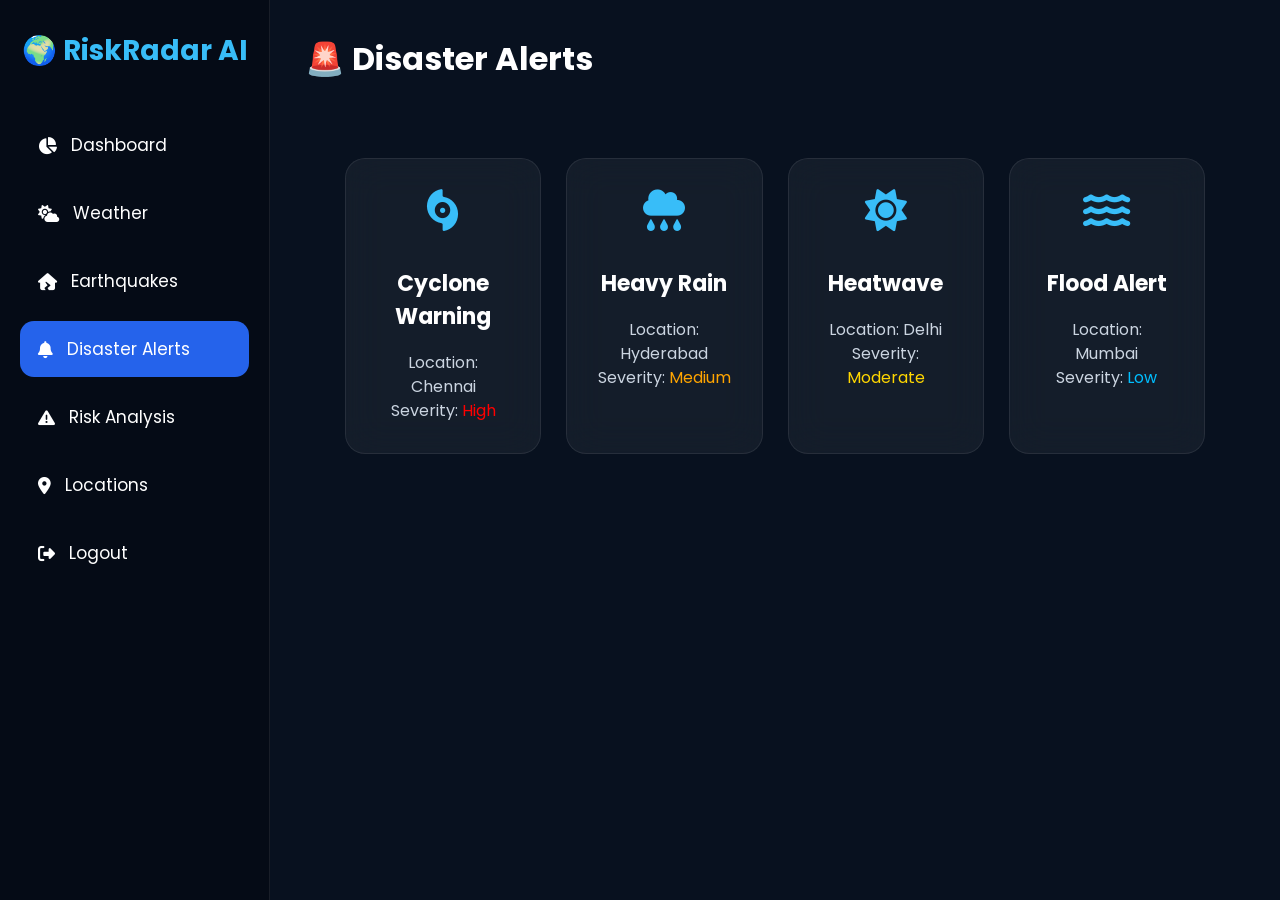
<file: riskradar/src/main/resources/static/alerts.html>
<!DOCTYPE html>
<html lang="en">

<head>

<meta charset="UTF-8">
<meta name="viewport" content="width=device-width, initial-scale=1.0">

<title>Disaster Alerts | RiskRadar AI</title>

<link rel="stylesheet" href="css/dashboard.css">

<link href="https://fonts.googleapis.com/css2?family=Poppins:wght@300;400;500;600;700&display=swap" rel="stylesheet">

<link rel="stylesheet"
href="https://cdnjs.cloudflare.com/ajax/libs/font-awesome/6.7.1/css/all.min.css">

</head>

<body>

<div class="dashboard-layout">

<aside class="sidebar">

<div class="logo">

🌍 RiskRadar AI

</div>

<ul>

<li>
<a href="dashboard.html">
<i class="fa-solid fa-chart-pie"></i>
Dashboard
</a>
</li>

<li>
<a href="weather.html">
<i class="fa-solid fa-cloud-sun"></i>
Weather
</a>
</li>

<li>
<a href="earthquake.html">
<i class="fa-solid fa-house-crack"></i>
Earthquakes
</a>
</li>

<li class="active">
<a href="alerts.html">
<i class="fa-solid fa-bell"></i>
Disaster Alerts
</a>
</li>

<li>
<a href="risk.html">
<i class="fa-solid fa-triangle-exclamation"></i>
Risk Analysis
</a>
</li>

<li>
<a href="locations.html">
<i class="fa-solid fa-location-dot"></i>
Locations
</a>
</li>

<li>
<a href="login.html">
<i class="fa-solid fa-right-from-bracket"></i>
Logout
</a>
</li>

</ul>

</aside>

<main class="main-area">

<h1 style="margin-bottom:35px;">

🚨 Disaster Alerts

</h1>

<div class="container">

<div class="card">

<i class="fa-solid fa-hurricane"></i>

<h3>Cyclone Warning</h3>

<p>

Location: Chennai

</p>

<p>

Severity: <span style="color:red;">High</span>

</p>

</div>

<div class="card">

<i class="fa-solid fa-cloud-rain"></i>

<h3>Heavy Rain</h3>

<p>

Location: Hyderabad

</p>

<p>

Severity: <span style="color:orange;">Medium</span>

</p>

</div>

<div class="card">

<i class="fa-solid fa-sun"></i>

<h3>Heatwave</h3>

<p>

Location: Delhi

</p>

<p>

Severity: <span style="color:gold;">Moderate</span>

</p>

</div>

<div class="card">

<i class="fa-solid fa-water"></i>

<h3>Flood Alert</h3>

<p>

Location: Mumbai

</p>

<p>

Severity: <span style="color:deepskyblue;">Low</span>

</p>

</div>

</div>

</main>

</div>

</body>

</html>
</file>
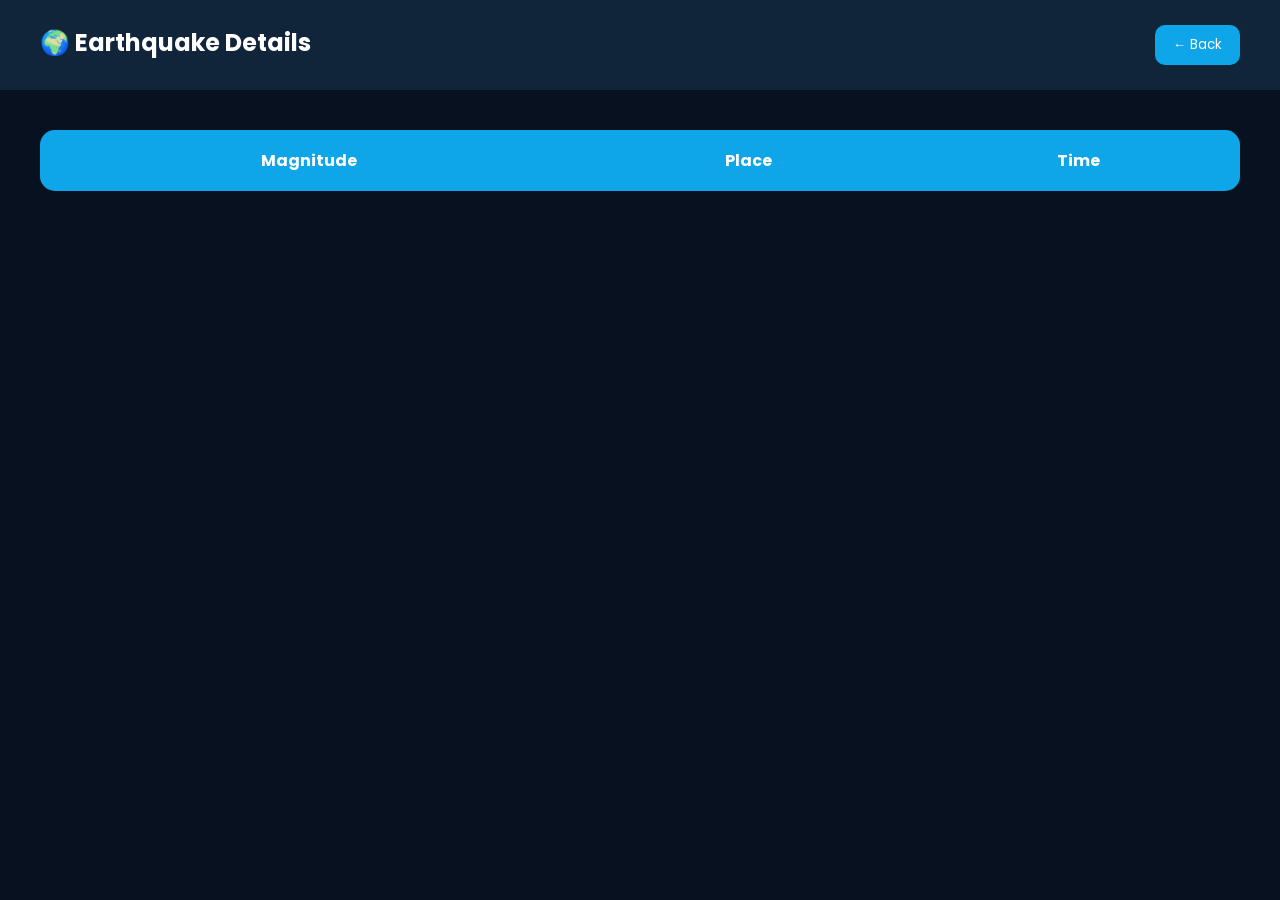
<file: riskradar/src/main/resources/static/earthquake.html>
<!DOCTYPE html>
<html lang="en">

<head>

<meta charset="UTF-8">

<meta name="viewport"
content="width=device-width, initial-scale=1.0">

<title>Earthquake Details</title>

<link rel="stylesheet"
href="css/earthquake.css">

<link href="https://fonts.googleapis.com/css2?family=Poppins:wght@300;400;500;600;700&display=swap"
rel="stylesheet">

</head>

<body>

<nav>

<h2>

🌍 Earthquake Details

</h2>

<button
onclick="window.location.href='dashboard.html'">

← Back

</button>

</nav>

<div class="container">

<table>

<thead>

<tr>

<th>Magnitude</th>

<th>Place</th>

<th>Time</th>

</tr>

</thead>

<tbody id="quakeTable">

</tbody>

</table>

</div>

<script src="js/earthquake.js"></script>

</body>

</html>
</file>
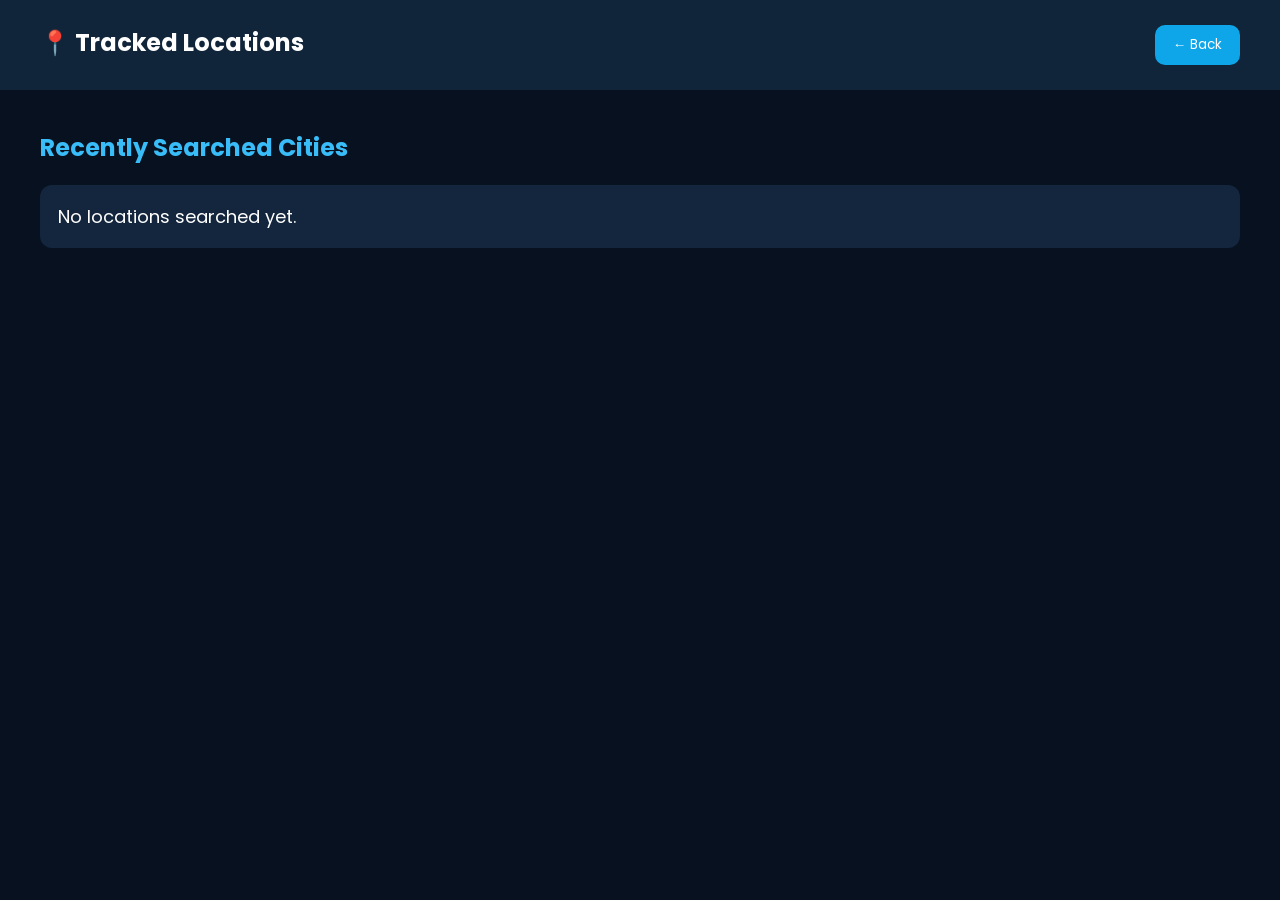
<file: riskradar/src/main/resources/static/locations.html>
<!DOCTYPE html>
<html lang="en">

<head>

<meta charset="UTF-8">

<meta name="viewport"
content="width=device-width, initial-scale=1.0">

<title>Tracked Locations</title>

<link rel="stylesheet"
href="css/locations.css">

<link href="https://fonts.googleapis.com/css2?family=Poppins:wght@300;400;500;600;700&display=swap"
rel="stylesheet">

</head>

<body>

<nav>

<h2>

📍 Tracked Locations

</h2>

<button
onclick="window.location.href='dashboard.html'">

← Back

</button>

</nav>

<div class="container">

<h2>

Recently Searched Cities

</h2>

<ul id="locationList">

</ul>

</div>

<script src="js/locations.js"></script>

</body>

</html>
</file>
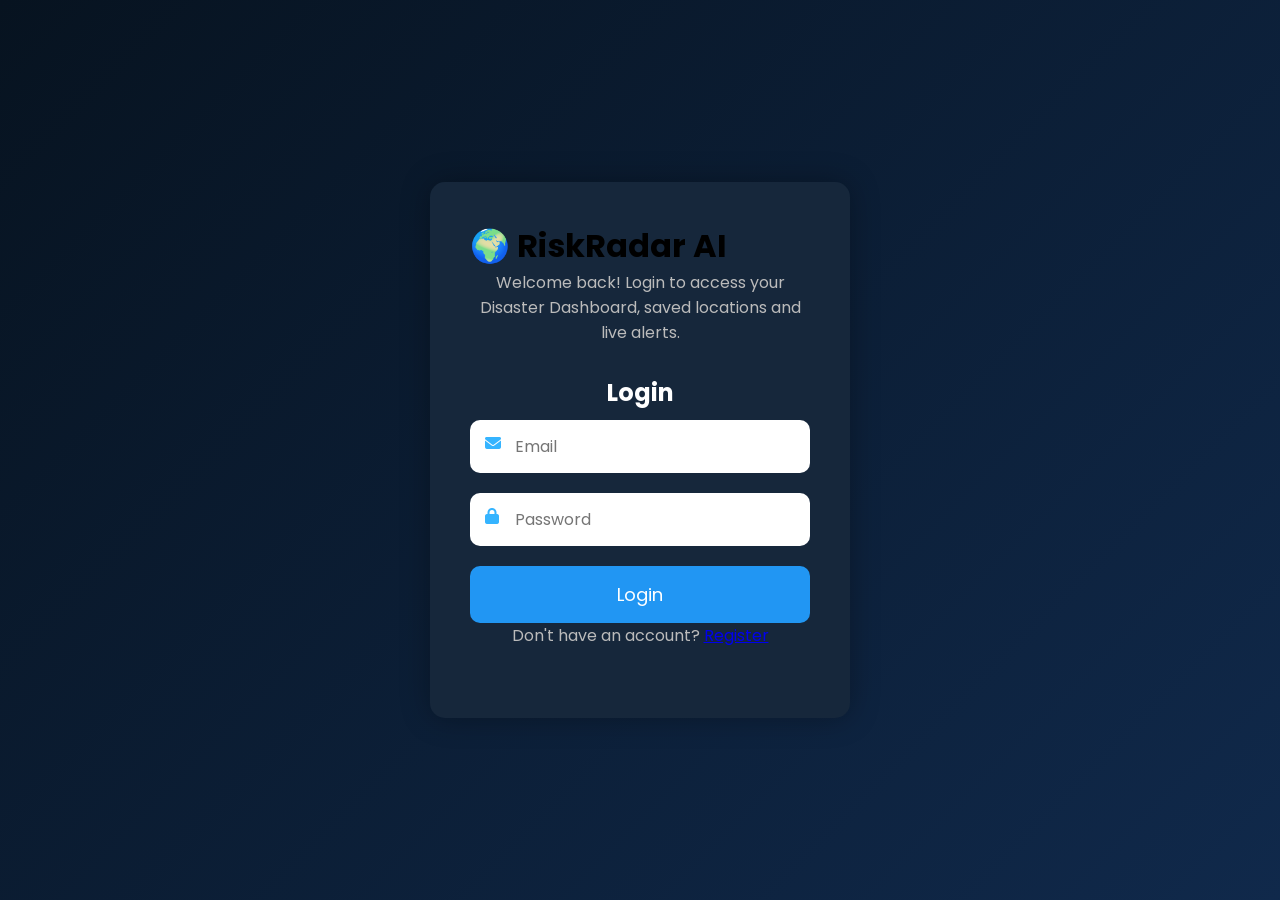
<file: riskradar/src/main/resources/static/login.html>
<!DOCTYPE html>
<html lang="en">

<head>

<meta charset="UTF-8">

<meta name="viewport" content="width=device-width, initial-scale=1.0">

<title>Login | RiskRadar AI</title>

<link rel="stylesheet" href="css/login.css">

<link href="https://fonts.googleapis.com/css2?family=Poppins:wght@300;400;500;600;700&display=swap" rel="stylesheet">

<link rel="stylesheet"
href="https://cdnjs.cloudflare.com/ajax/libs/font-awesome/6.7.1/css/all.min.css">

</head>

<body>

<div class="container">

<div class="left">

<h1>🌍 RiskRadar AI</h1>

<p>

Welcome back!

Login to access your Disaster Dashboard,

saved locations and live alerts.

</p>

</div>

<div class="right">

<form id="loginForm">

<h2>Login</h2>

<div class="input-box">

<i class="fa-solid fa-envelope"></i>

<input
type="email"
id="email"
placeholder="Email"
required>

</div>

<div class="input-box">

<i class="fa-solid fa-lock"></i>

<input
type="password"
id="password"
placeholder="Password"
required>

</div>

<button type="submit">

Login

</button>

<p>

Don't have an account?

<a href="register.html">

Register

</a>

</p>

</form>

</div>

</div>

<script src="js/login.js"></script>

</body>

</html>
</file>
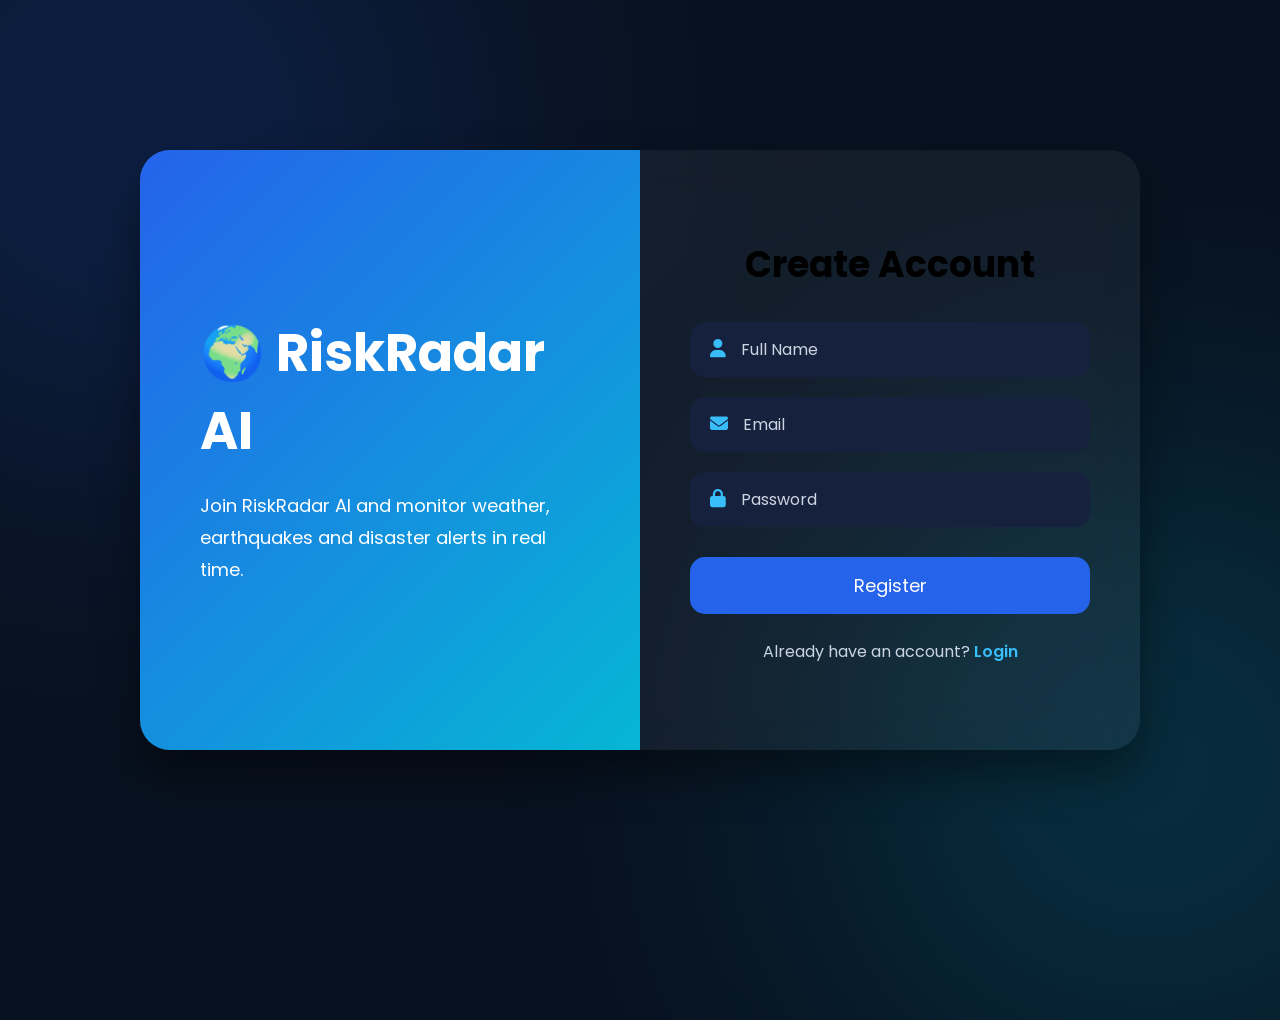
<file: riskradar/src/main/resources/static/register.html>
<!DOCTYPE html>
<html lang="en">

<head>

    <meta charset="UTF-8">
    <meta name="viewport" content="width=device-width, initial-scale=1.0">

    <title>Register | RiskRadar AI</title>

    <link rel="stylesheet" href="css/register.css">

    <link href="https://fonts.googleapis.com/css2?family=Poppins:wght@300;400;500;600;700&display=swap"
        rel="stylesheet">

    <link rel="stylesheet"
        href="https://cdnjs.cloudflare.com/ajax/libs/font-awesome/6.7.1/css/all.min.css">

</head>

<body>

    <div class="container">

        <div class="left">

            <h1>🌍 RiskRadar AI</h1>

            <p>

                Join RiskRadar AI and monitor weather,
                earthquakes and disaster alerts in real time.

            </p>

        </div>

        <div class="right">

            <form id="registerForm">

                <h2>Create Account</h2>

                <div class="input-box">

                    <i class="fa-solid fa-user"></i>

                    <input
                        type="text"
                        id="fullName"
                        placeholder="Full Name"
                        required>

                </div>

                <div class="input-box">

                    <i class="fa-solid fa-envelope"></i>

                    <input
                        type="email"
                        id="email"
                        placeholder="Email"
                        required>

                </div>

                <div class="input-box">

                    <i class="fa-solid fa-lock"></i>

                    <input
                        type="password"
                        id="password"
                        placeholder="Password"
                        required>

                </div>

                <button type="submit">

                    Register

                </button>

                <p>

                    Already have an account?

                    <a href="login.html">

                        Login

                    </a>

                </p>

            </form>

        </div>

    </div>

<script src="js/register.js"></script>

</body>

</html>
</file>
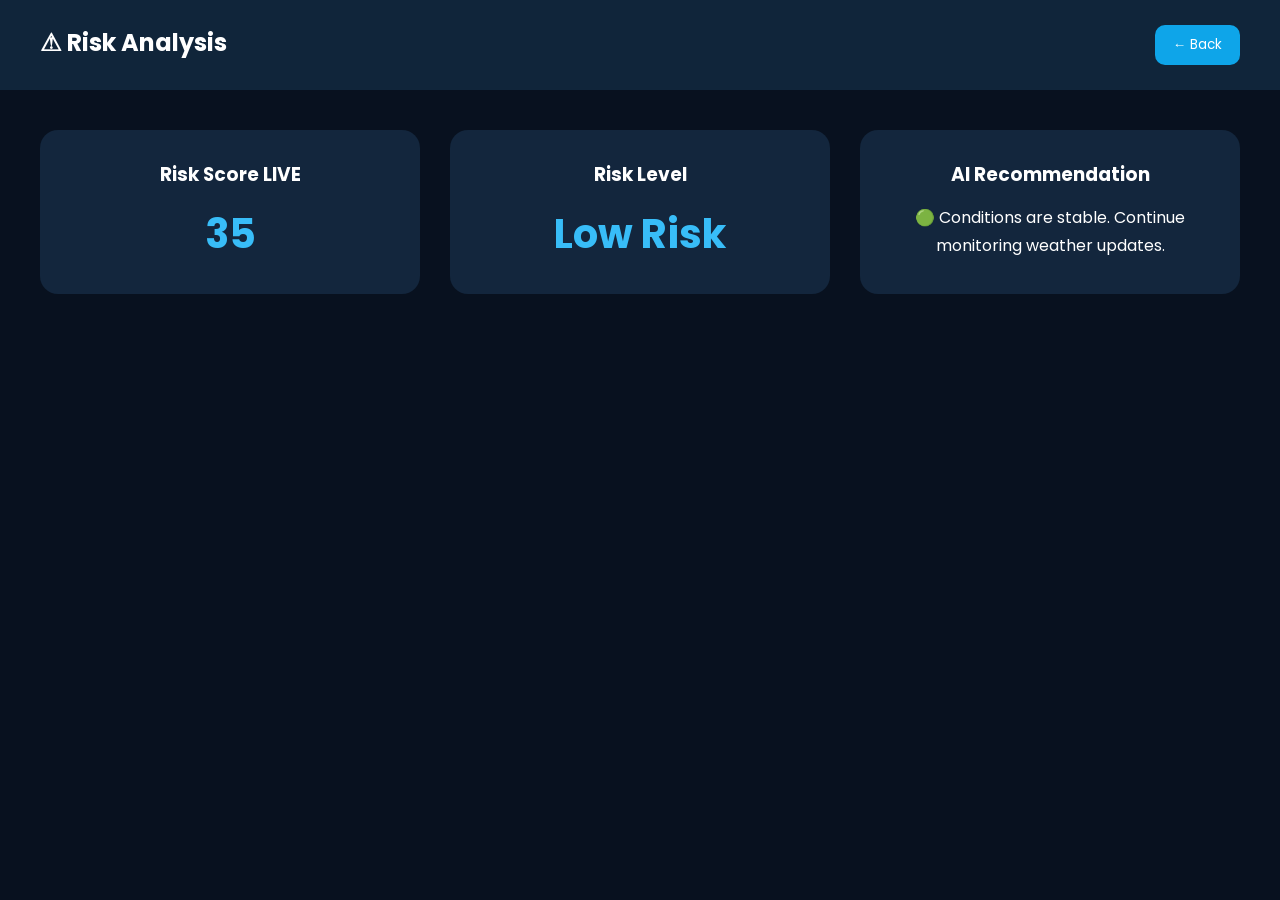
<file: riskradar/src/main/resources/static/risk.html>
<!DOCTYPE html>
<html lang="en">

<head>

<meta charset="UTF-8">

<meta name="viewport" content="width=device-width, initial-scale=1.0">

<title>Risk Analysis</title>

<link rel="stylesheet" href="css/risk.css">

<link href="https://fonts.googleapis.com/css2?family=Poppins:wght@300;400;500;600;700&display=swap" rel="stylesheet">

</head>

<body>

<nav>

<h2>⚠ Risk Analysis</h2>

<button onclick="window.location.href='dashboard.html'">

← Back

</button>

</nav>

<div class="container">

<div class="card">

<h3>

Risk Score

<span class="live-badge">

LIVE

</span>

</h3>

<h1 id="riskScore">

Loading...

</h1>

</div>

<div class="card">

<h3>Risk Level</h3>

<h1 id="riskLevel">

Loading...

</h1>

</div>

<div class="card">

<h3>AI Recommendation</h3>

<p id="recommendation">

Loading...

</p>

</div>

</div>

<script src="js/risk.js"></script>

</body>

</html>
</file>
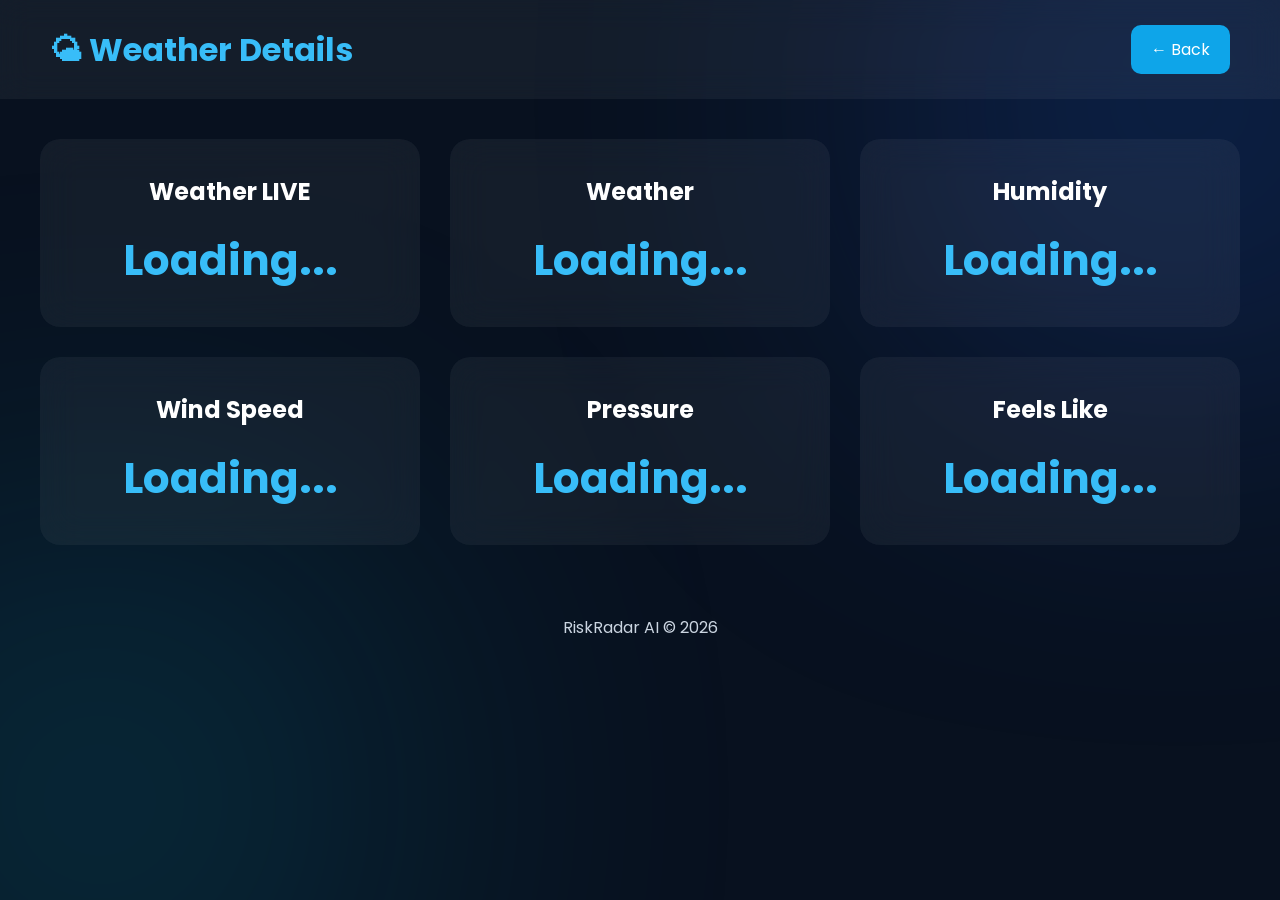
<file: riskradar/src/main/resources/static/weather.html>
<!DOCTYPE html>
<html lang="en">

<head>

<meta charset="UTF-8">

<meta name="viewport" content="width=device-width, initial-scale=1.0">

<title>Weather Details | RiskRadar AI</title>

<link rel="stylesheet" href="css/weather.css">

<link href="https://fonts.googleapis.com/css2?family=Poppins:wght@300;400;500;600;700&display=swap" rel="stylesheet">

<link rel="stylesheet"
href="https://cdnjs.cloudflare.com/ajax/libs/font-awesome/6.7.1/css/all.min.css">

</head>

<body>

<nav>

<h2>

🌤 Weather Details

</h2>

<button onclick="window.location.href='dashboard.html'">

← Back

</button>

</nav>

<div class="container">
    <div class="card">

<h3>

Weather

<span class="live-badge">

LIVE

</span>

</h3>

<h1 id="temp">

Loading...

</h1>

</div>

<div class="card">

<h3>

Weather

</h3>

<h1 id="weather">

Loading...

</h1>

</div>

<div class="card">

<h3>

Humidity

</h3>

<h1 id="humidity">

Loading...

</h1>

</div>

<div class="card">

<h3>

Wind Speed

</h3>

<h1 id="wind">

Loading...

</h1>

</div>

<div class="card">

<h3>

Pressure

</h3>

<h1 id="pressure">

Loading...

</h1>

</div>

<div class="card">

<h3>

Feels Like

</h3>

<h1 id="feelsLike">

Loading...

</h1>

</div>

</div>
<footer>

RiskRadar AI © 2026

</footer>

<script src="js/weather.js"></script>

</body>

</html>
</file>
<file: riskradar/src/main/resources/static/css/dashboard.css>
@import url('https://fonts.googleapis.com/css2?family=Poppins:wght@300;400;500;600;700&display=swap');

*{
margin:0;
padding:0;
box-sizing:border-box;
font-family:'Poppins',sans-serif;
}

body{

background:#08111f;

color:white;

min-height:100vh;

overflow-x:hidden;

}

body::before{

content:"";

position:fixed;

width:550px;

height:550px;

background:#2563eb;

filter:blur(180px);

border-radius:50%;

top:-180px;

right:-180px;

opacity:.35;

z-index:-1;

}

body::after{

content:"";

position:fixed;

width:550px;

height:550px;

background:#06b6d4;

filter:blur(180px);

border-radius:50%;

bottom:-180px;

left:-180px;

opacity:.25;

z-index:-1;

}

nav{

display:flex;

justify-content:space-between;

align-items:center;

padding:25px 60px;

background:rgba(255,255,255,.05);

backdrop-filter:blur(18px);

border-bottom:1px solid rgba(255,255,255,.08);

}

nav h2{

font-size:32px;

color:#38bdf8;

}

#dateTime{

color:#cbd5e1;

margin-top:8px;

font-size:14px;

}

.nav-right{

display:flex;

gap:12px;

align-items:center;

}

#cityInput{

width:260px;

padding:12px;

border:none;

border-radius:12px;

outline:none;

font-size:16px;

}

#searchBtn{

padding:12px 20px;

background:#0ea5e9;

border:none;

border-radius:12px;

color:white;

cursor:pointer;

font-weight:600;

}

.logout-btn{

padding:12px 20px;

background:#ef4444;

border:none;

border-radius:12px;

color:white;

cursor:pointer;

font-weight:600;

}
.container{

padding:40px;

display:grid;

grid-template-columns:repeat(4,1fr);

gap:25px;

}

.card{

background:rgba(255,255,255,.05);

backdrop-filter:blur(18px);

border-radius:22px;

padding:35px;

text-align:center;

transition:.35s;

border:1px solid rgba(255,255,255,.08);

cursor:pointer;

}

.card:hover{

transform:translateY(-8px);

box-shadow:0 20px 45px rgba(0,0,0,.45);

}

.card i{

font-size:42px;

color:#38bdf8;

margin-bottom:18px;

}

.card h3{

margin-bottom:18px;

font-size:22px;

}

.card h1{

font-size:48px;

color:#38bdf8;

margin-bottom:12px;

}

.card p{

color:#cbd5e1;

line-height:24px;

}
/* ===========================
MAP
=========================== */

.map-section{

padding:0 40px 40px;

}

.section-header{

display:flex;

justify-content:space-between;

align-items:center;

margin-bottom:20px;

}

.section-header h2{

font-size:30px;

}

#map{

height:500px;

border-radius:20px;

overflow:hidden;

border:2px solid rgba(255,255,255,.08);

box-shadow:0 10px 30px rgba(0,0,0,.35);

}

/* ===========================
AI BRIEF
=========================== */

.ai-section{

padding:0 40px 40px;

}

.ai-card{

background:rgba(255,255,255,.05);

backdrop-filter:blur(18px);

border-radius:20px;

padding:30px;

border:1px solid rgba(255,255,255,.08);

}

.ai-card h2{

margin-bottom:18px;

color:#38bdf8;

font-size:28px;

}

.ai-card p{

font-size:17px;

line-height:30px;

color:#e2e8f0;

}
/* ===========================
RECENT SEARCHES
=========================== */

.history-section{

padding:0 40px 40px;

}

.history-section h2{

margin-bottom:20px;

font-size:28px;

color:#38bdf8;

}

#searchHistory{

display:flex;

flex-wrap:wrap;

gap:15px;

}

#searchHistory p{

background:rgba(255,255,255,.08);

padding:12px 20px;

border-radius:30px;

}

/* ===========================
FOOTER
=========================== */

footer{

margin-top:30px;

padding:30px;

text-align:center;

background:rgba(255,255,255,.05);

backdrop-filter:blur(18px);

}

footer h3{

margin-bottom:10px;

color:#38bdf8;

}

footer p{

color:#cbd5e1;

margin:5px 0;

}

/* ===========================
RESPONSIVE
=========================== */

@media(max-width:1100px){

.container{

grid-template-columns:repeat(2,1fr);

}

}

@media(max-width:768px){

nav{

flex-direction:column;

gap:20px;

padding:20px;

}

.nav-right{

flex-direction:column;

width:100%;

}

#cityInput{

width:100%;

}

.container{

grid-template-columns:1fr;

padding:20px;

}

.map-section,

.ai-section,

.history-section{

padding:20px;

}

#map{

height:350px;

}

}
/* ===========================
AI CHATBOT
=========================== */

#chatToggle{

position:fixed;

right:30px;

bottom:30px;

width:70px;

height:70px;

background:#0ea5e9;

border-radius:50%;

display:flex;

justify-content:center;

align-items:center;

font-size:32px;

color:white;

cursor:pointer;

box-shadow:0 10px 30px rgba(0,0,0,.35);

transition:.3s;

z-index:999;

}

#chatToggle:hover{

transform:scale(1.1);

background:#0284c7;

}

#chatBox{

position:fixed;

right:30px;

bottom:115px;

width:360px;

height:500px;

background:#13263d;

border-radius:20px;

display:none;

flex-direction:column;

overflow:hidden;

box-shadow:0 20px 40px rgba(0,0,0,.4);

z-index:1000;

}

.chat-header{

background:#0ea5e9;

padding:18px;

display:flex;

justify-content:space-between;

align-items:center;

font-size:20px;

font-weight:600;

color:white;

}

#closeChat{

cursor:pointer;

font-size:28px;

}

#chatMessages{

flex:1;

padding:15px;

overflow-y:auto;

display:flex;

flex-direction:column;

gap:12px;

}

.bot{

background:#1e3a5f;

padding:12px;

border-radius:12px;

line-height:24px;

}

.user{

background:#0ea5e9;

padding:12px;

border-radius:12px;

align-self:flex-end;

max-width:80%;

}

.chat-input{

display:flex;

padding:12px;

background:#10253a;

}

.chat-input input{

flex:1;

padding:12px;

border:none;

outline:none;

border-radius:10px;

}

.chat-input button{

margin-left:10px;

padding:12px 18px;

border:none;

border-radius:10px;

background:#0ea5e9;

color:white;

cursor:pointer;

font-weight:600;

}

.chat-input button:hover{

background:#0284c7;

}
/* ===========================================
   ENTERPRISE DASHBOARD LAYOUT
=========================================== */

.dashboard-layout{

display:flex;

min-height:100vh;

background:#08111f;

}

/* ===========================
SIDEBAR
=========================== */

.sidebar{

width:270px;

background:#050b16;

padding:30px 20px;

position:fixed;

left:0;

top:0;

bottom:0;

border-right:1px solid rgba(255,255,255,.08);

display:flex;

flex-direction:column;

}

.sidebar .logo{

font-size:28px;

font-weight:700;

margin-bottom:45px;

color:#38bdf8;

text-align:center;

}

.sidebar ul{

list-style:none;

padding:0;

}

.sidebar li{

margin-bottom:12px;

}

.sidebar a{

display:flex;

align-items:center;

gap:14px;

padding:15px 18px;

border-radius:14px;

text-decoration:none;

color:white;

font-size:17px;

transition:.35s;

}

.sidebar a:hover{

background:#2563eb;

transform:translateX(6px);

}

.sidebar .active a{

background:#2563eb;

}

/* ===========================
MAIN CONTENT
=========================== */

.main-area{

margin-left:270px;

width:calc(100% - 270px);

padding:35px;

}

/* ===========================
HEADER
=========================== */

.dashboard-header{

display:flex;

justify-content:space-between;

align-items:center;

margin-bottom:35px;

gap:20px;

flex-wrap:wrap;

}

.dashboard-header h1{

font-size:38px;

margin-bottom:8px;

}

.dashboard-header p{

color:#94a3b8;

}

.dashboard-header input{

padding:14px 18px;

width:280px;

border:none;

border-radius:12px;

background:#111827;

color:white;

}

.dashboard-header button{

padding:14px 22px;

border:none;

border-radius:12px;

background:#2563eb;

color:white;

cursor:pointer;

margin-left:10px;

}

/* ===========================
CARDS
=========================== */

.container{

display:grid;

grid-template-columns:repeat(4,1fr);

gap:25px;

margin-bottom:35px;

}

.card{

background:rgba(255,255,255,.05);

border:1px solid rgba(255,255,255,.08);

border-radius:20px;

padding:30px;

cursor:pointer;

transition:.35s;

backdrop-filter:blur(18px);

}

.card:hover{

transform:translateY(-10px);

box-shadow:0 20px 45px rgba(0,0,0,.45);

}

.card h3{

margin:18px 0;

}

.card h1{

font-size:38px;

}

.card i{

font-size:42px;

color:#38bdf8;

}

/* ===========================
MAP
=========================== */

.map-section{

margin-bottom:35px;

}

#map{

height:450px;

border-radius:20px;

overflow:hidden;

}

/* ===========================
AI CARD
=========================== */

.ai-card{

background:rgba(255,255,255,.05);

padding:30px;

border-radius:20px;

border:1px solid rgba(255,255,255,.08);

margin-bottom:35px;

}

/* ===========================
SEARCH HISTORY
=========================== */

.history-section{

background:rgba(255,255,255,.05);

padding:30px;

border-radius:20px;

border:1px solid rgba(255,255,255,.08);

margin-bottom:35px;

}

/* ===========================
RESPONSIVE
=========================== */

@media(max-width:1100px){

.sidebar{

width:100%;

height:auto;

position:relative;

}

.main-area{

margin-left:0;

width:100%;

}

.container{

grid-template-columns:repeat(2,1fr);

}

}

@media(max-width:768px){

.container{

grid-template-columns:1fr;

}

.dashboard-header{

flex-direction:column;

align-items:flex-start;

}

.dashboard-header input{

width:100%;

}

}
.dashboard-subtitle{

color:#94a3b8;

font-size:16px;

margin:8px 0 15px;

letter-spacing:.3px;

}
.live-badge{

background:#10b981;

color:white;

padding:4px 10px;

border-radius:20px;

font-size:11px;

margin-left:10px;

font-weight:600;

}
#aiBrief{

margin-top:25px;

}

.ai-status{

font-size:22px;

margin-bottom:20px;

color:#38bdf8;

}

#aiBrief ul{

padding-left:22px;

}

#aiBrief li{

margin:12px 0;

font-size:18px;

color:#dbeafe;

}
.map-info{

margin:15px 0 20px;

color:#94a3b8;

font-size:15px;

}
</file>
<file: riskradar/src/main/resources/static/css/earthquake.css>
*{

margin:0;

padding:0;

box-sizing:border-box;

font-family:Poppins,sans-serif;

}

body{

background:#08111f;

color:white;

}

nav{

display:flex;

justify-content:space-between;

padding:25px 40px;

background:#10253a;

}

nav button{

padding:10px 18px;

border:none;

border-radius:10px;

background:#0ea5e9;

color:white;

cursor:pointer;

}

.container{

padding:40px;

}

table{

width:100%;

border-collapse:collapse;

background:#13263d;

border-radius:15px;

overflow:hidden;

}

th{

background:#0ea5e9;

padding:18px;

}

td{

padding:18px;

border-bottom:1px solid rgba(255,255,255,.08);

}
</file>
<file: riskradar/src/main/resources/static/css/locations.css>
*{
margin:0;
padding:0;
box-sizing:border-box;
font-family:Poppins,sans-serif;
}

body{
background:#08111f;
color:white;
}

nav{
display:flex;
justify-content:space-between;
padding:25px 40px;
background:#10253a;
}

nav button{
padding:10px 18px;
border:none;
border-radius:10px;
background:#0ea5e9;
color:white;
cursor:pointer;
}

.container{
padding:40px;
}

.container h2{
margin-bottom:20px;
color:#38bdf8;
}

#locationList{
list-style:none;
}

#locationList li{
background:#13263d;
padding:18px;
margin-bottom:15px;
border-radius:12px;
font-size:18px;
}
</file>
<file: riskradar/src/main/resources/static/css/login.css>
*{
    margin:0;
    padding:0;
    box-sizing:border-box;
    font-family:'Poppins',sans-serif;
}

body{
    background:linear-gradient(135deg,#071320,#10294b);
    height:100vh;
    display:flex;
    justify-content:center;
    align-items:center;
}

.container{
    width:420px;
    background:#16273b;
    padding:40px;
    border-radius:15px;
    box-shadow:0 0 30px rgba(0,0,0,.3);
}

.logo{
    text-align:center;
    color:#35b4ff;
    font-size:35px;
    margin-bottom:10px;
}

.container h2{
    color:white;
    text-align:center;
    margin-bottom:10px;
}

.container p{
    text-align:center;
    color:#bbb;
    margin-bottom:30px;
}

.input-box{
    margin-bottom:20px;
    position:relative;
}

.input-box i{
    position:absolute;
    left:15px;
    top:15px;
    color:#35b4ff;
}

.input-box input{
    width:100%;
    padding:14px 14px 14px 45px;
    border:none;
    border-radius:10px;
    outline:none;
    font-size:16px;
}

button{
    width:100%;
    padding:15px;
    border:none;
    border-radius:10px;
    background:#2196f3;
    color:white;
    font-size:18px;
    cursor:pointer;
    transition:.3s;
}

button:hover{
    background:#1976d2;
}

.bottom{
    text-align:center;
    margin-top:20px;
    color:white;
}

.bottom a{
    color:#35b4ff;
    text-decoration:none;
}
</file>
<file: riskradar/src/main/resources/static/css/register.css>
@import url('https://fonts.googleapis.com/css2?family=Poppins:wght@300;400;500;600;700&display=swap');

*{
margin:0;
padding:0;
box-sizing:border-box;
font-family:'Poppins',sans-serif;
}

body{

height:100vh;

display:flex;

justify-content:center;

align-items:center;

background:#08111f;

overflow:hidden;

}

body::before{

content:"";

position:absolute;

width:500px;

height:500px;

background:#2563eb;

filter:blur(180px);

border-radius:50%;

top:-120px;

left:-120px;

opacity:.35;

}

body::after{

content:"";

position:absolute;

width:500px;

height:500px;

background:#06b6d4;

filter:blur(180px);

border-radius:50%;

bottom:-120px;

right:-120px;

opacity:.35;

}

.container{

width:1000px;

height:600px;

background:rgba(255,255,255,.05);

backdrop-filter:blur(20px);

border-radius:30px;

display:flex;

overflow:hidden;

box-shadow:0 25px 45px rgba(0,0,0,.4);

position:relative;

z-index:10;

}

.left{

width:50%;

background:linear-gradient(135deg,#2563eb,#06b6d4);

display:flex;

flex-direction:column;

justify-content:center;

padding:60px;

color:white;

}

.left h1{

font-size:52px;

margin-bottom:20px;

}

.left p{

font-size:18px;

line-height:32px;

}

.right{

width:50%;

display:flex;

justify-content:center;

align-items:center;

}

form{

width:80%;

}

form h2{

font-size:36px;

margin-bottom:30px;

text-align:center;

}

.input-box{

background:#16213e;

display:flex;

align-items:center;

padding:15px 20px;

margin-bottom:20px;

border-radius:15px;

}

.input-box i{

color:#38bdf8;

margin-right:15px;

font-size:18px;

}

.input-box input{

background:transparent;

border:none;

outline:none;

width:100%;

font-size:16px;

color:white;

}

.input-box input::placeholder{

color:#cbd5e1;

}

button{

width:100%;

padding:15px;

border:none;

border-radius:15px;

background:#2563eb;

color:white;

font-size:18px;

cursor:pointer;

transition:.3s;

margin-top:10px;

}

button:hover{

background:#1d4ed8;

transform:translateY(-3px);

}

form p{

text-align:center;

margin-top:25px;

color:#cbd5e1;

}

form a{

color:#38bdf8;

text-decoration:none;

font-weight:600;

}

@media(max-width:900px){

.container{

flex-direction:column;

width:95%;

height:auto;

}

.left,.right{

width:100%;

padding:40px;

}

}
</file>
<file: riskradar/src/main/resources/static/css/risk.css>
*{
margin:0;
padding:0;
box-sizing:border-box;
font-family:Poppins,sans-serif;
}

body{
background:#08111f;
color:white;
}

nav{
display:flex;
justify-content:space-between;
padding:25px 40px;
background:#10253a;
}

nav button{
padding:10px 18px;
border:none;
border-radius:10px;
background:#0ea5e9;
color:white;
cursor:pointer;
}

.container{
padding:40px;
display:grid;
grid-template-columns:repeat(3,1fr);
gap:30px;
}

.card{
background:#13263d;
padding:30px;
border-radius:18px;
text-align:center;
}

.card h3{
margin-bottom:15px;
}

.card h1{
color:#38bdf8;
font-size:40px;
}

.card p{
margin-top:15px;
line-height:28px;
}

@media(max-width:900px){

.container{

grid-template-columns:1fr;

}

}
</file>
<file: riskradar/src/main/resources/static/css/weather.css>
@import url('https://fonts.googleapis.com/css2?family=Poppins:wght@300;400;500;600;700&display=swap');

*{
margin:0;
padding:0;
box-sizing:border-box;
font-family:'Poppins',sans-serif;
}

body{

background:#08111f;

color:white;

min-height:100vh;

}

body::before{

content:"";

position:fixed;

width:500px;

height:500px;

background:#2563eb;

filter:blur(180px);

border-radius:50%;

top:-150px;

right:-150px;

opacity:.35;

z-index:-1;

}

body::after{

content:"";

position:fixed;

width:500px;

height:500px;

background:#06b6d4;

filter:blur(180px);

border-radius:50%;

bottom:-150px;

left:-150px;

opacity:.25;

z-index:-1;

}

nav{

display:flex;

justify-content:space-between;

align-items:center;

padding:25px 50px;

background:rgba(255,255,255,.05);

backdrop-filter:blur(15px);

}

nav h2{

font-size:32px;

color:#38bdf8;

}

nav button{

padding:12px 20px;

border:none;

border-radius:10px;

background:#0ea5e9;

color:white;

cursor:pointer;

font-size:16px;

}
.container{

padding:40px;

display:grid;

grid-template-columns:repeat(3,1fr);

gap:30px;

}

.card{

background:rgba(255,255,255,.05);

backdrop-filter:blur(18px);

border-radius:20px;

padding:35px;

text-align:center;

transition:.3s;

}

.card:hover{

transform:translateY(-8px);

}

.card h3{

margin-bottom:20px;

font-size:24px;

}

.card h1{

font-size:42px;

color:#38bdf8;

}

footer{

text-align:center;

padding:30px;

color:#cbd5e1;

}

@media(max-width:900px){

.container{

grid-template-columns:1fr;

}

}
</file>
